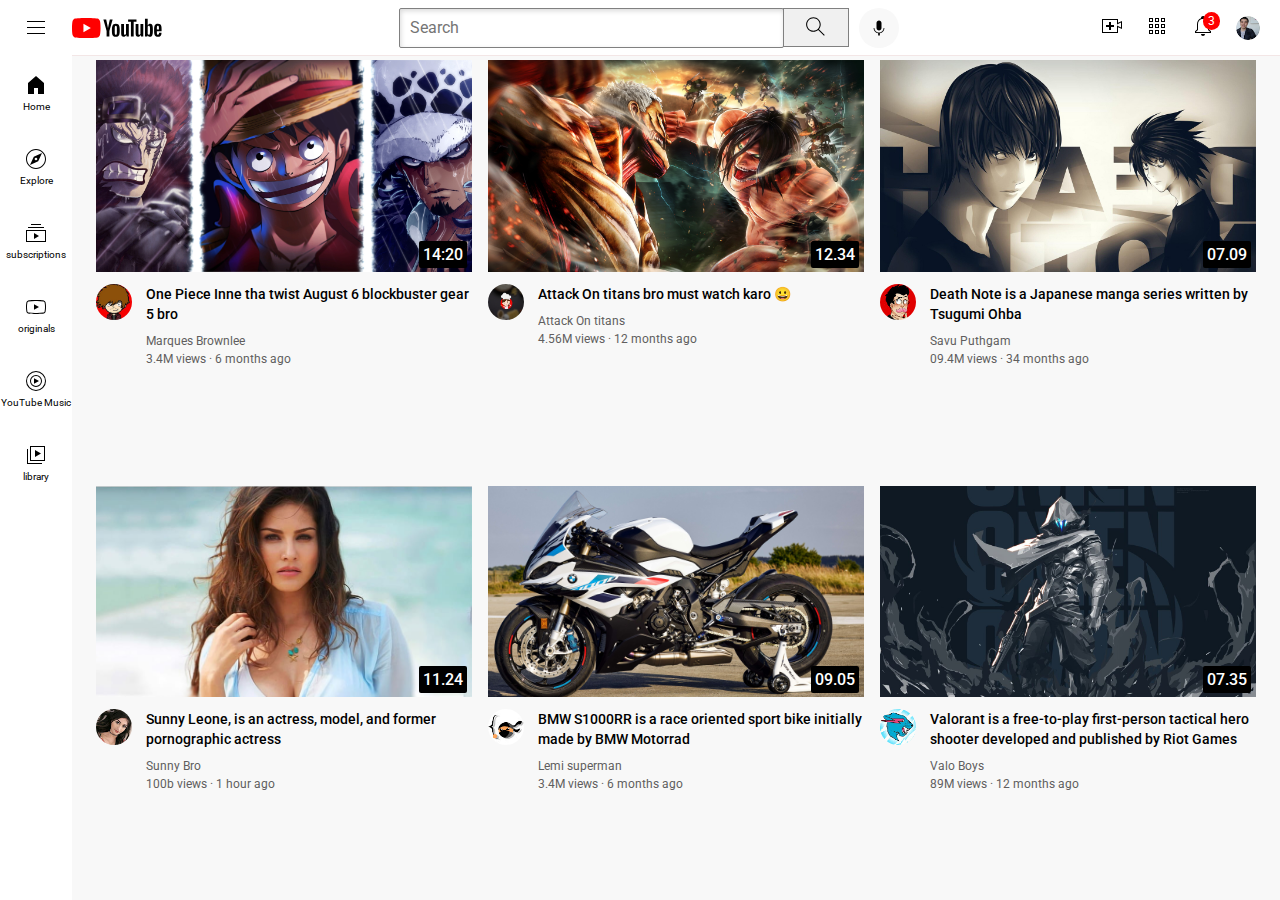
<file: index.html>
<!DOCTYPE html>
<html>
  <head>
    <title>YouTube.com Clone</title>
    <link rel="preconnect" href="https://fonts.googleapis.com">
<link rel="preconnect" href="https://fonts.gstatic.com" crossorigin>
<link href="https://fonts.googleapis.com/css2?family=Roboto:wght@400;500;700&display=swap" rel="stylesheet">
<link rel="stylesheet" href="styles/general.css"> 
<link rel="stylesheet" href="styles/header.css"> 
<link rel="stylesheet" href="styles/video.css"> 
<link rel="stylesheet" href="styles/sidebar.css">
</head>
  <body>
    <div class="header">
      <div class="left-section"><img class="hamburger-menu "src="icons/hamburger-menu.svg">
        <img class="youtube-logo" src="icons/youtube-logo.svg"></div>
      <div class="middle-section"><input class="search-bar" type="text" placeholder="Search">
      <button class="search-button" >
        <img class ="search-icon"src= "icons/search.svg">
        <div class="tooltip">search</div>
      </button >
      <button class="voice-search-button"> <img class="voice-search-icon" src=" icons/voice-search-icon.svg">
        <div class="tooltip">search with your voice</div></button>
     </div>
      <div class="right-section">
        <div class="upload-icon-container">
          <img class="upload-icon" src="icons/upload.svg">
          <div class="tooltip">Create</div>
        </div>
        <div class="ilove">
          <img  class="youtube-apps-icon" src="icons/youtube-apps.svg">
  
        </div>
       
        <div class="notification-icon-container">
          <img  class="notifications-icon" src="icons/notifications.svg">
          <div class="notification-count">3</div>
        </div>
        <img  class="current-user-picture" src="channel-pictures/my-channel.jpeg">
            </div>
    </div>
    <div class="sidebar">
<div class="sidebar-link">
  <img src="icons/home.svg">
  <div>Home</div>
</div>
<div class="sidebar-link">
  <img src="icons/explore.svg">
  <div>Explore</div>
</div>
<div class="sidebar-link">
<img src="icons/subscriptions.svg">
<div>
  subscriptions
</div>
</div>
<div class="sidebar-link">
  <img src="icons/originals.svg">
  <div>
    originals
  </div>
</div>
<div class="sidebar-link">
  <img src="icons/youtube-music.svg">
  <div>
    YouTube Music
  </div>
</div>
<div class="sidebar-link">
  <img src="icons/library.svg">
  <div>
    library
  </div>
</div>
    </div>
    <div class="video-grid">
      <div class="video-preview">
        <div class="thumbnail-row">
            <img class="thumbnail" src="thumbnails/one12.jpg">
            <div class="video-time">
              14:20
            </div>
        </div>
        <div class="video-info-grid">
          <div class="channel-pictures">
            <img class="profile-picture" src="thumbnails/download.jpg">
            
          </div> 
          <div class="video-info">
            <p class="video-title">
              One Piece Inne tha twist August 6 blockbuster 
              gear 5 bro
             </p>
             <p class="video-author">
               Marques Brownlee
             </p>
             <p class="video-stats">
               3.4M views &#183; 6 months ago
             </p>
          </div>
        </div>
    </div>
    <div class="video-preview">
      <div class="thumbnail-row">
          <img class="thumbnail" src="thumbnails/attak12.jpg">
          <div class="video-time">12.34</div>
      </div>
      <div class="video-info-grid">
        <div class="channel-pictures">
          <img class="profile-picture" src="thumbnails/maja1.jpg">
        </div> 
        <div class="video-info">
          <p class="video-title">
            Attack On titans bro must watch karo &#128512
           </p>
           <p class="video-author">
             Attack On titans
    
           </p>
           <p class="video-stats">
             4.56M views &#183; 12 months ago
           </p>
        </div>
      </div>
  </div>
  <div class="video-preview">
      <div class="thumbnail-row">
          <img class="thumbnail" src="thumbnails/death.jpg">
          <div class="video-time">07.09</div>

      </div>
      <div class="video-info-grid">
        <div class="channel-pictures">
          <img class="profile-picture" src="thumbnails/channel-2.jpeg">
        </div> 
        <div class="video-info">
          <p class="video-title">
            Death Note is a Japanese manga series written by Tsugumi Ohba
           </p>
           <p class="video-author">
             Savu Puthgam
           </p>
           <p class="video-stats">
             09.4M views &#183; 34 months ago
           </p>
        </div>
      </div>
  </div>
  <div class="video-preview">
    <div class="thumbnail-row">
        <img class="thumbnail" src="thumbnails/sunny.jpg">
        <div class="video-time">11.24</div>

    </div>
    <div class="video-info-grid">
      <div class="channel-pictures">
        <img class="profile-picture" src="thumbnails/akka.jpeg">
      </div> 
      <div class="video-info">
        <p class="video-title">
          Sunny Leone, is an actress, model, and former pornographic actress
         </p>
         <p class="video-author">
           Sunny Bro
  
         </p>
         <p class="video-stats">
           100b views &#183; 1 hour ago
         </p>
      </div>
    </div>
</div>
<div class="video-preview">
    <div class="thumbnail-row">
        <img class="thumbnail" src="thumbnails/bmw-s-1000-rr-sports-bikes-2023-5k-3840x2160-8696.jpg">
        <div class="video-time">09.05</div>
    
      </div>
    <div class="video-info-grid">
      <div class="channel-pictures">
        <img class="profile-picture" src="thumbnails/channel-5.jpeg">
      </div> 
      <div class="video-info">
        <p class="video-title">
          BMW S1000RR is a race oriented sport bike initially made by BMW Motorrad 
         </p>
         <p class="video-author">
           Lemi superman
         </p>
         <p class="video-stats">
           3.4M views &#183; 6 months ago
         </p>
      </div>
    </div>
</div>
<div class="video-preview">
  <div class="thumbnail-row">
      <img class="thumbnail" src="thumbnails/omen-valorant-4k-eh-1280x720.jpg">
  <div>
    <div class="video-time">07.35</div>

  </div>
    </div>
  <div class="video-info-grid">
    <div class="channel-pictures">
      <img class="profile-picture" src="thumbnails/channel-6.jpeg">
    </div> 
    <div class="video-info">
      <p class="video-title">
        Valorant is a free-to-play first-person tactical hero shooter developed and published by Riot Games
       </p>
       <p class="video-author">
         Valo Boys

       </p>
       <p class="video-stats">
         89M views &#183; 12 months ago
       </p>
    </div>
  </div>
</div>
    </div>
   
  </body>
</html>
</file>
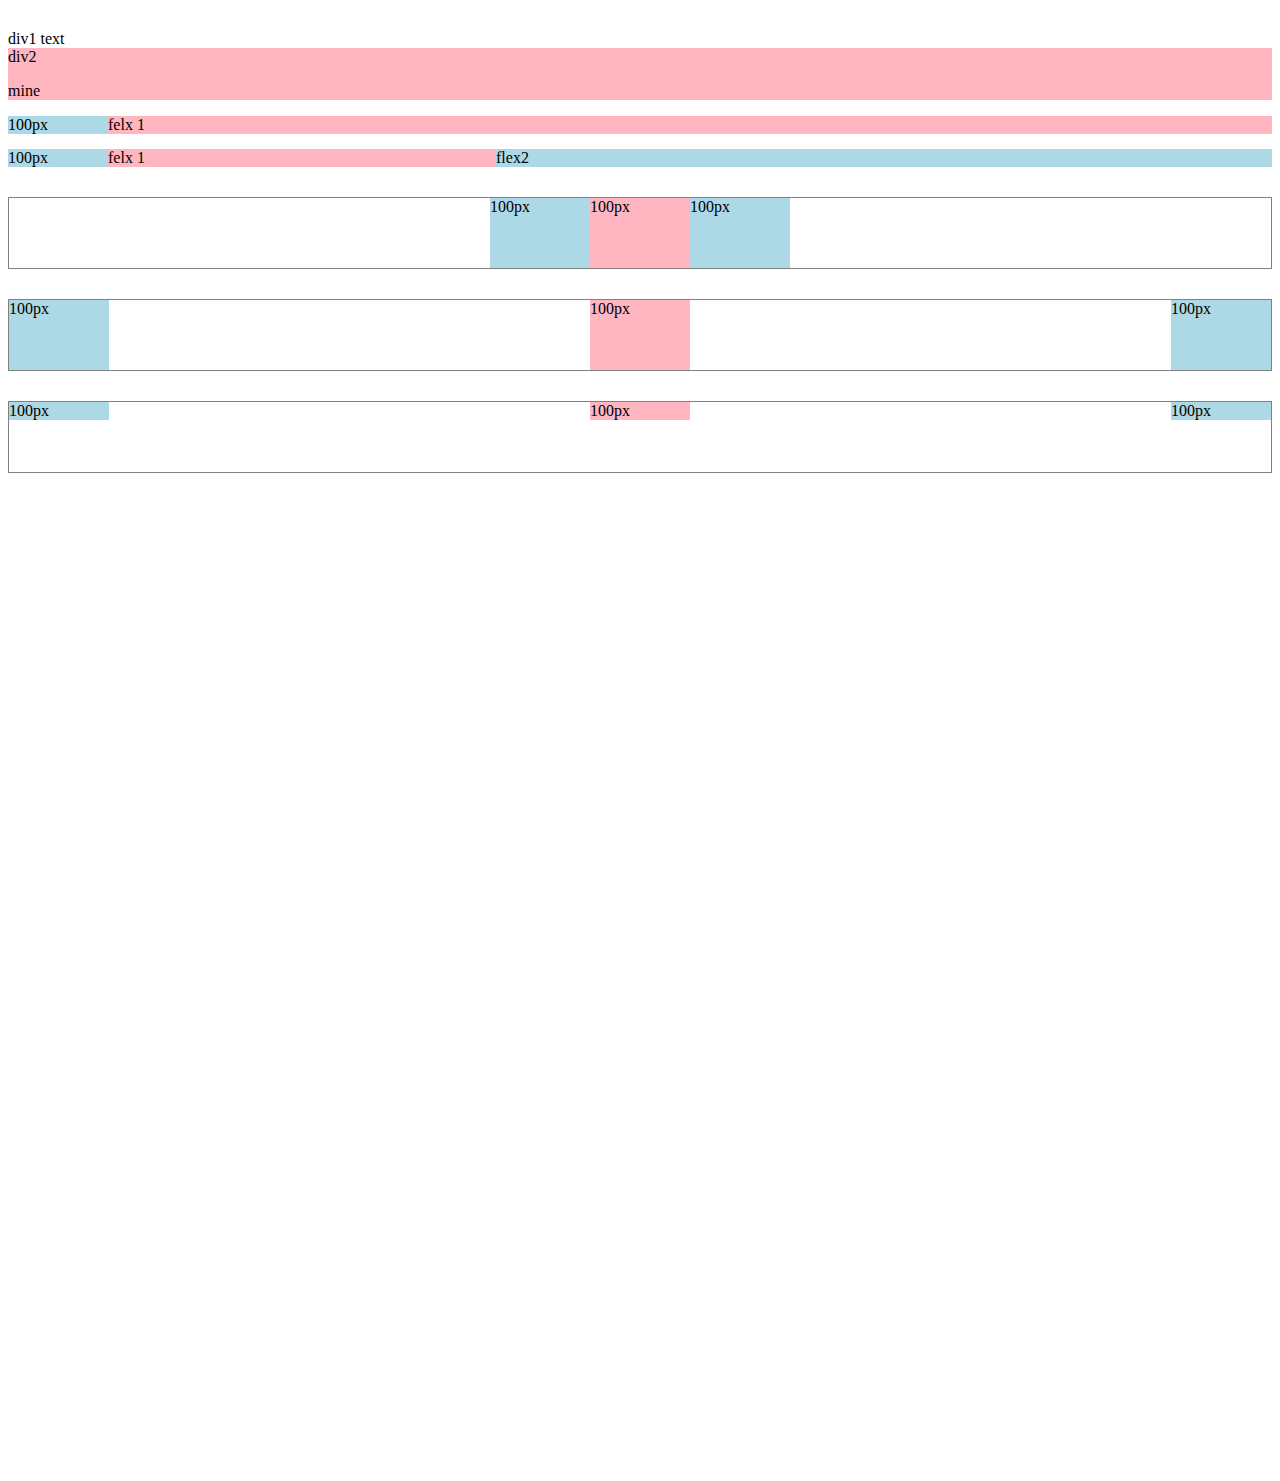
<file: flexbox.html>
<!DOCTYPE html>
<html>
    <head>
        <title>
            Flexbox Practice
        </title>
        <body
         style="padding-bottom: 1000px;">
            <div style="
            display: flex;
            margin-top: 30px;
                <div style="background-color: lightblue;">
                    div1 text
                </div>
                <div style="background-color: lightpink;">
                    div2<p>
                        mine
                    </p>
                </div>
            </div>
            <div style="
                display: flex;
                flex-direction:row;
                margin-top: 15px;">
                
                <div style="background-color: lightblue;
                width: 100px;">
                  100px
                </div>
                <div style="background-color: lightpink;
                flex: 1;">
                    felx 1
                </div>
            </div>
            <div style="
                display: flex;
                flex-direction:row;
                margin-top: 15px;">
                
                <div style="background-color: lightblue;
                width: 100px;">
                  100px
                </div>
                <div style="background-color: lightpink;
                flex: 1;">
                    felx 1
                </div>
                <div style="background-color: lightblue;
                flex :2;">
                  flex2
                </div>
            </div>
            <div style="
            display: flex;
            flex-direction:row;
            margin-top: 30px;
                height: 70px;
                border-width:1px ;
                border-style: solid;
                border-color: grey;
                display: flex;
                flex-direction:row;
                justify-content: center;"
                >

            <div style="background-color: lightblue;
            width: 100px;">
              100px
            </div>
            <div style="background-color: lightpink;
            width: 100px;">
                100px
            </div>
            <div style="background-color: lightblue;
            width: 100px;">
              100px
            </div>
          </div>
          <div style="
          display: flex;
          flex-direction:row;
          margin-top: 30px;
              height: 70px;
              border-width:1px ;
              border-style: solid;
              border-color: grey;
              display: flex;
              flex-direction:row;
              justify-content: space-between;"
              >

          <div style="background-color: lightblue;
          width: 100px;">
            100px
          </div>
          <div style="background-color: lightpink;
          width: 100px;">
              100px
          </div>
          <div style="background-color: lightblue;
          width: 100px;">
            100px
          </div>
        </div>
        <div style="
          display: flex;
          flex-direction:row;
          margin-top: 30px;
              height: 70px;
              border-width:1px ;
              border-style: solid;
              border-color: grey;
              display: flex;
              flex-direction:row;
              justify-content: space-between;
              align-items: start;"
              >

          <div style="background-color: lightblue;
          width: 100px;">
            100px
          </div>
          <div style="background-color: lightpink;
          width: 100px;">
              100px
          </div>
          <div style="background-color: lightblue;
          width: 100px;">
            100px
          </div>
        </div>
        </body>
    </head>
</html>
</file>
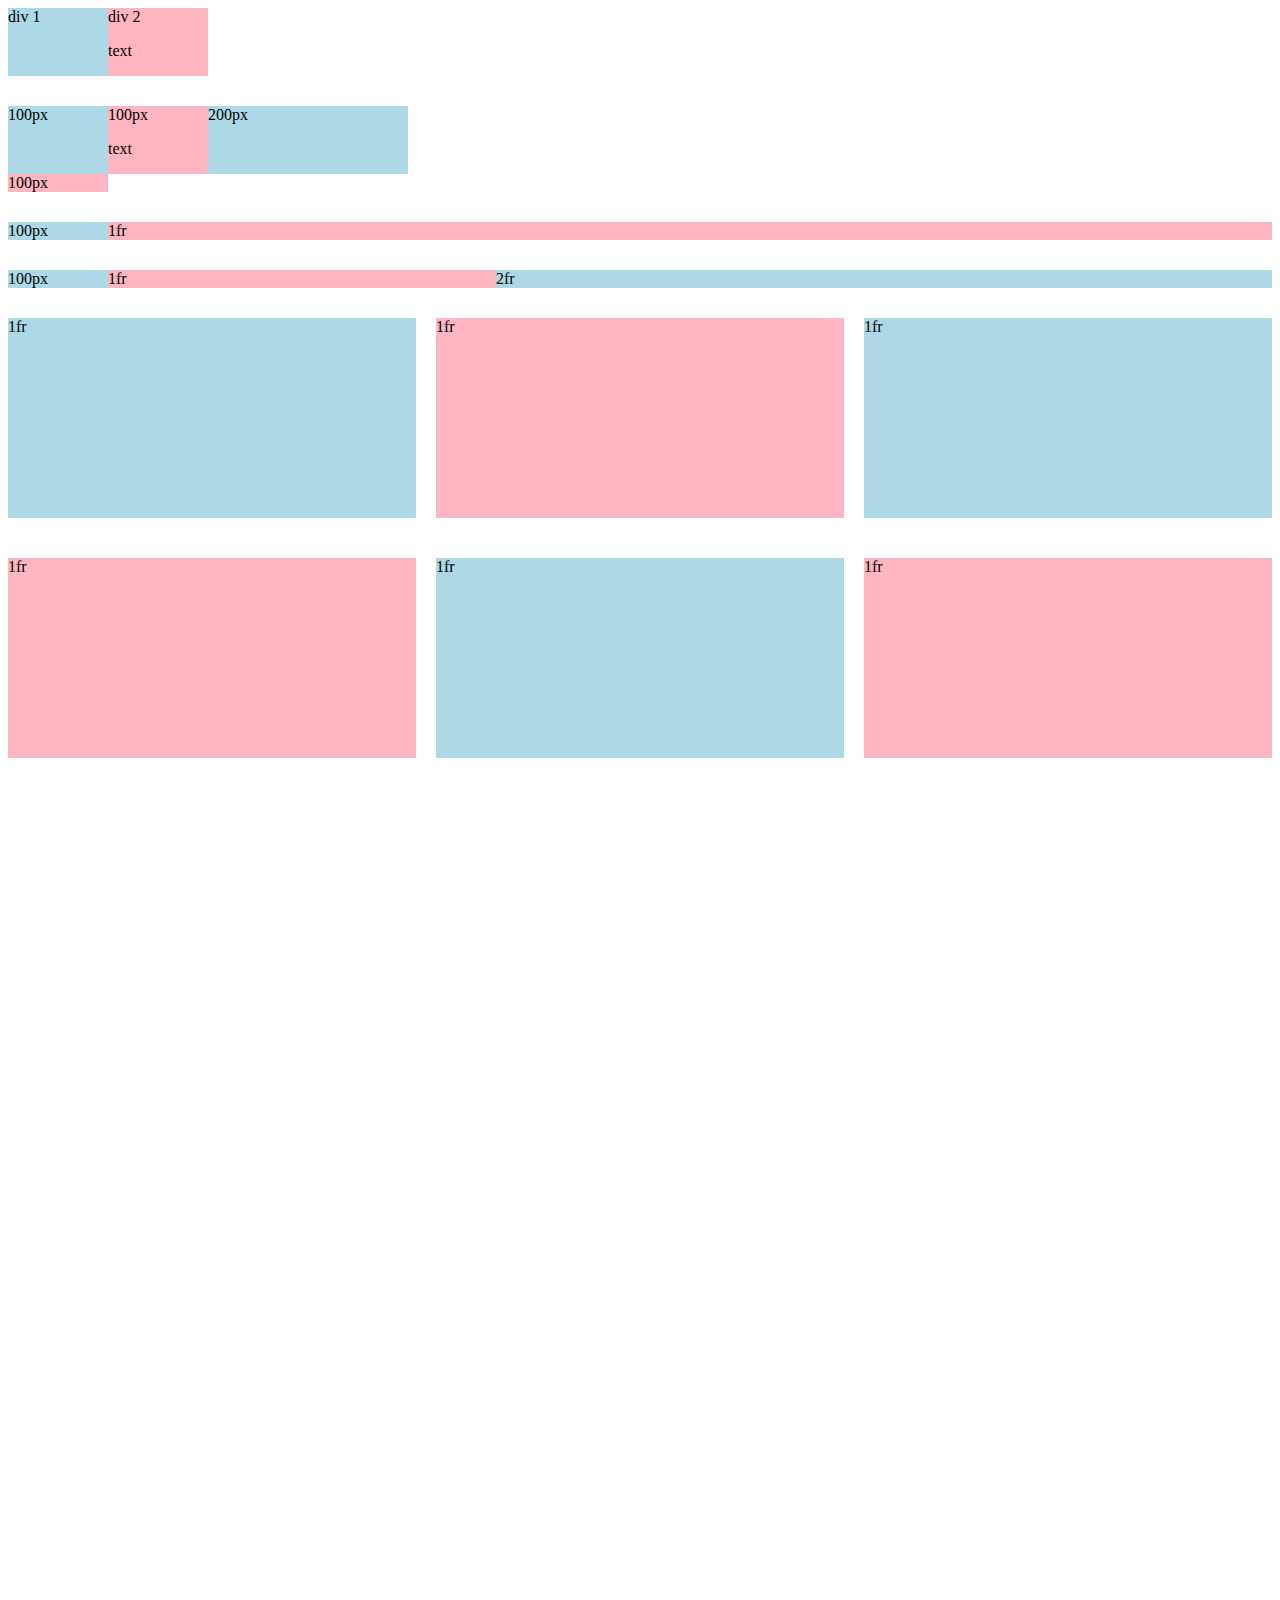
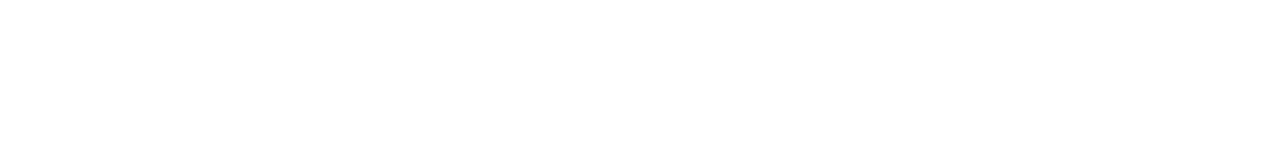
<file: grid.html>
<!DOCTYPE html>
<html>
  <head>
    <title>Grid Practice</title>
  </head>
  <body style="padding-bottom: 1000px;">
    <div style="
      display: grid;
      grid-template-columns: 100px 100px;
    ">
      <div style="background-color: lightblue;">div 1</div>
      <div style="background-color: lightpink;">div 2<p>text</p></div>
    </div>

    <div style="
      margin-top: 30px;
      display: grid;
      grid-template-columns: 100px 100px 200px;
    ">
      <div style="background-color: lightblue;">100px</div>
      <div style="background-color: lightpink;">100px<p>text</p></div>
      <div style="background-color: lightblue;">200px</div>
      <div style="background-color: lightpink;">100px</div>
    </div>

    <div style="
      margin-top: 30px;
      display: grid;
      grid-template-columns: 100px 1fr;
    ">
      <div style="background-color: lightblue;">100px</div>
      <div style="background-color: lightpink;">1fr</div>
    </div>

    <div style="
      margin-top: 30px;
      display: grid;
      grid-template-columns: 100px 1fr 2fr;
    ">
      <div style="background-color: lightblue;">100px</div>
      <div style="background-color: lightpink;">1fr</div>
      <div style="background-color: lightblue;">2fr</div>
    </div>

    <div style="
      margin-top: 30px;
      display: grid;
      grid-template-columns: 1fr 1fr 1fr;
      column-gap: 20px;
      row-gap: 40px;
    ">
      <div style="background-color: lightblue; height: 200px;">1fr</div>
      <div style="background-color: lightpink; height: 200px;">1fr</div>
      <div style="background-color: lightblue; height: 200px;">1fr</div>
      <div style="background-color: lightpink; height: 200px;">1fr</div>
      <div style="background-color: lightblue; height: 200px;">1fr</div>
      <div style="background-color: lightpink; height: 200px;">1fr</div>
    </div>
  </body>
</html>
</file>
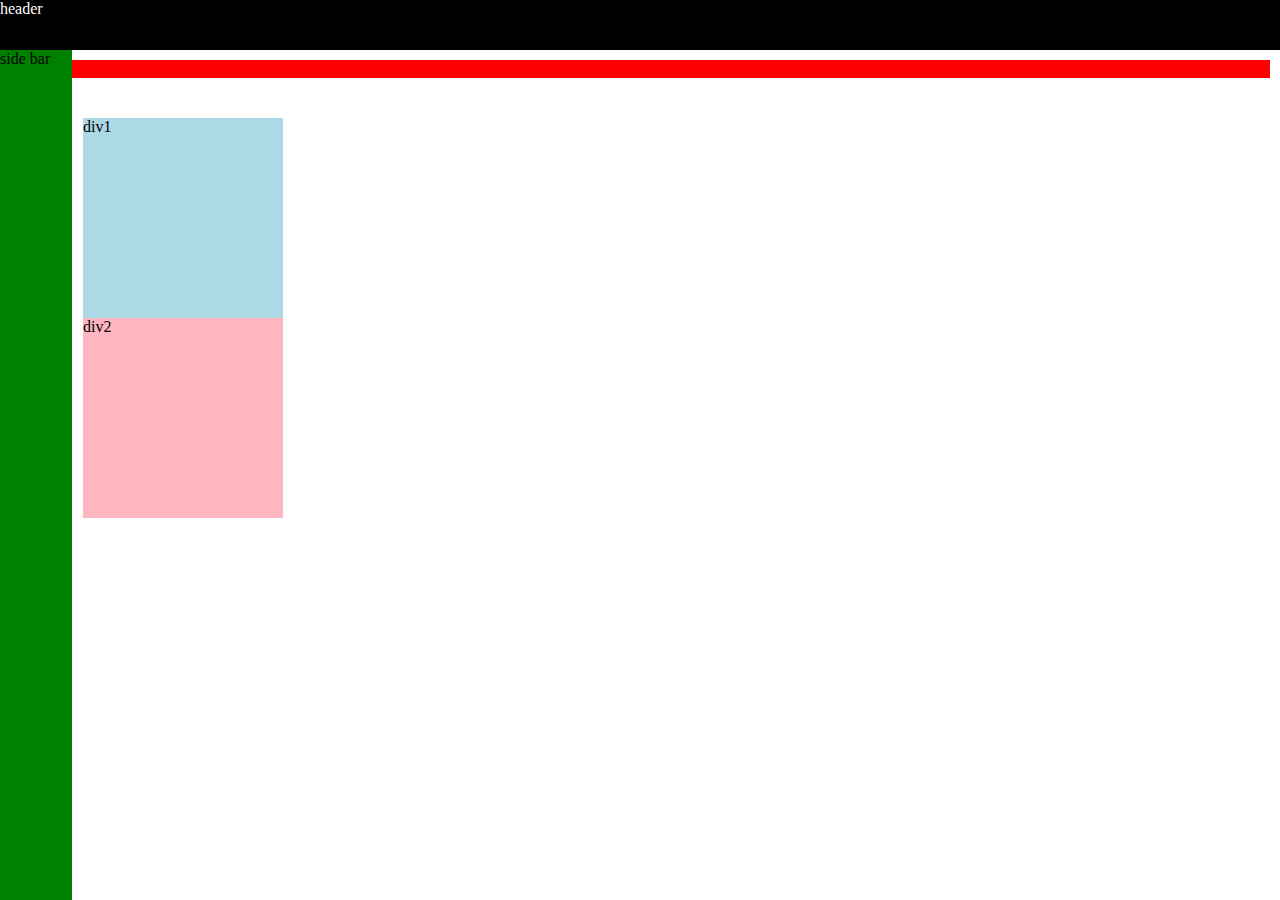
<file: position.html>
<!DOCTYPE html>
<html>
    <head>
        <title>
            position Practice
        </title>
    </head>
    <body style="height: 300px;
    padding-top: 60px;
    padding-left: 75px;"> 
        <div style="background-color: black;
        color: white;
        position: fixed; 
        top: 0;
        left: 0;
        right: 0;
        height: 50px;
        z-index: 1;
        "> header

        </div>
        <div style="position: absolute;
        background-color: red;
        color: white;
        left:0;
        top:60px;
        right: 10px;
        ">
        absolute

        
</div>
        <div style="background-color: green;
        position: fixed;
        left: 0;
        bottom: 0;
        top: 50px;
        width: 72px;
        ">
            side bar

        </div>
   
        <div style="background-color: lightblue;
        height: 200px;
        width: 200px;
        
        position: static;
        margin-top: 50px;

        ">
            div1
        </div>
        <div></div>

        <div style="background-color: lightpink;
        height: 200px;
        width: 200px;">
            div2
        </div>
    </body>
</html>
</file>
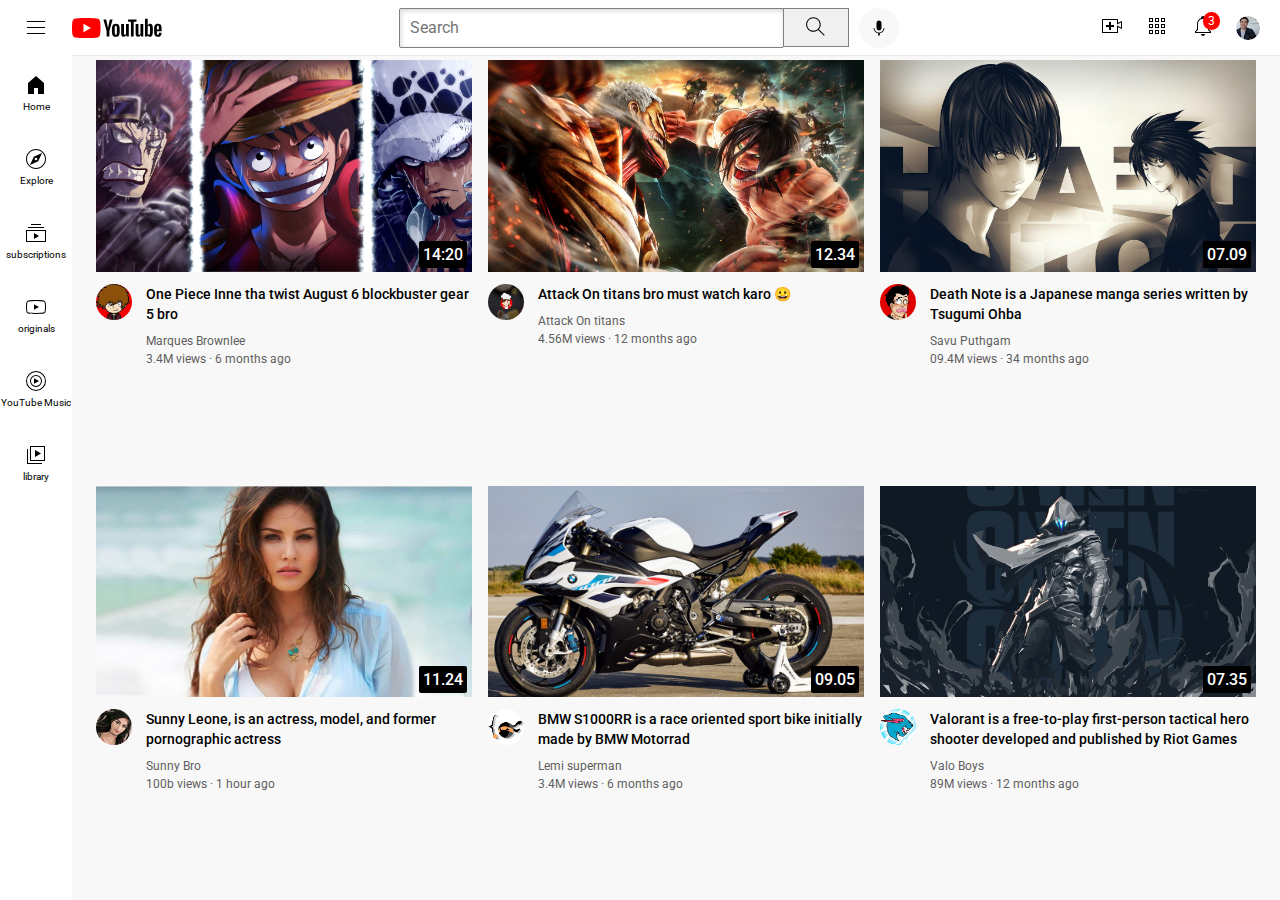
<file: youtube.html>
<!DOCTYPE html>
<html>
  <head>
    <title>YouTube.com Clone</title>
    <link rel="preconnect" href="https://fonts.googleapis.com">
<link rel="preconnect" href="https://fonts.gstatic.com" crossorigin>
<link href="https://fonts.googleapis.com/css2?family=Roboto:wght@400;500;700&display=swap" rel="stylesheet">
<link rel="stylesheet" href="styles/general.css"> 
<link rel="stylesheet" href="styles/header.css"> 
<link rel="stylesheet" href="styles/video.css"> 
<link rel="stylesheet" href="styles/sidebar.css">
</head>
  <body>
    <div class="header">
      <div class="left-section"><img class="hamburger-menu "src="icons/hamburger-menu.svg">
        <img class="youtube-logo" src="icons/youtube-logo.svg"></div>
      <div class="middle-section"><input class="search-bar" type="text" placeholder="Search">
      <button class="search-button" >
        <img class ="search-icon"src= "icons/search.svg">
        <div class="tooltip">search</div>
      </button >
      <button class="voice-search-button"> <img class="voice-search-icon" src=" icons/voice-search-icon.svg">
        <div class="tooltip">search with your voice</div></button>
     </div>
      <div class="right-section">
        <div class="upload-icon-container">
          <img class="upload-icon" src="icons/upload.svg">
          <div class="tooltip">Create</div>
        </div>
        <div class="ilove">
          <img  class="youtube-apps-icon" src="icons/youtube-apps.svg">
  
        </div>
       
        <div class="notification-icon-container">
          <img  class="notifications-icon" src="icons/notifications.svg">
          <div class="notification-count">3</div>
        </div>
        <img  class="current-user-picture" src="channel-pictures/my-channel.jpeg">
            </div>
    </div>
    <div class="sidebar">
<div class="sidebar-link">
  <img src="icons/home.svg">
  <div>Home</div>
</div>
<div class="sidebar-link">
  <img src="icons/explore.svg">
  <div>Explore</div>
</div>
<div class="sidebar-link">
<img src="icons/subscriptions.svg">
<div>
  subscriptions
</div>
</div>
<div class="sidebar-link">
  <img src="icons/originals.svg">
  <div>
    originals
  </div>
</div>
<div class="sidebar-link">
  <img src="icons/youtube-music.svg">
  <div>
    YouTube Music
  </div>
</div>
<div class="sidebar-link">
  <img src="icons/library.svg">
  <div>
    library
  </div>
</div>
    </div>
    <div class="video-grid">
      <div class="video-preview">
        <div class="thumbnail-row">
            <img class="thumbnail" src="thumbnails/one12.jpg">
            <div class="video-time">
              14:20
            </div>
        </div>
        <div class="video-info-grid">
          <div class="channel-pictures">
            <img class="profile-picture" src="thumbnails/download.jpg">
            
          </div> 
          <div class="video-info">
            <p class="video-title">
              One Piece Inne tha twist August 6 blockbuster 
              gear 5 bro
             </p>
             <p class="video-author">
               Marques Brownlee
             </p>
             <p class="video-stats">
               3.4M views &#183; 6 months ago
             </p>
          </div>
        </div>
    </div>
    <div class="video-preview">
      <div class="thumbnail-row">
          <img class="thumbnail" src="thumbnails/attak12.jpg">
          <div class="video-time">12.34</div>
      </div>
      <div class="video-info-grid">
        <div class="channel-pictures">
          <img class="profile-picture" src="thumbnails/maja1.jpg">
        </div> 
        <div class="video-info">
          <p class="video-title">
            Attack On titans bro must watch karo &#128512
           </p>
           <p class="video-author">
             Attack On titans
    
           </p>
           <p class="video-stats">
             4.56M views &#183; 12 months ago
           </p>
        </div>
      </div>
  </div>
  <div class="video-preview">
      <div class="thumbnail-row">
          <img class="thumbnail" src="thumbnails/death.jpg">
          <div class="video-time">07.09</div>

      </div>
      <div class="video-info-grid">
        <div class="channel-pictures">
          <img class="profile-picture" src="thumbnails/channel-2.jpeg">
        </div> 
        <div class="video-info">
          <p class="video-title">
            Death Note is a Japanese manga series written by Tsugumi Ohba
           </p>
           <p class="video-author">
             Savu Puthgam
           </p>
           <p class="video-stats">
             09.4M views &#183; 34 months ago
           </p>
        </div>
      </div>
  </div>
  <div class="video-preview">
    <div class="thumbnail-row">
        <img class="thumbnail" src="thumbnails/sunny.jpg">
        <div class="video-time">11.24</div>

    </div>
    <div class="video-info-grid">
      <div class="channel-pictures">
        <img class="profile-picture" src="thumbnails/akka.jpeg">
      </div> 
      <div class="video-info">
        <p class="video-title">
          Sunny Leone, is an actress, model, and former pornographic actress
         </p>
         <p class="video-author">
           Sunny Bro
  
         </p>
         <p class="video-stats">
           100b views &#183; 1 hour ago
         </p>
      </div>
    </div>
</div>
<div class="video-preview">
    <div class="thumbnail-row">
        <img class="thumbnail" src="thumbnails/bmw-s-1000-rr-sports-bikes-2023-5k-3840x2160-8696.jpg">
        <div class="video-time">09.05</div>
    
      </div>
    <div class="video-info-grid">
      <div class="channel-pictures">
        <img class="profile-picture" src="thumbnails/channel-5.jpeg">
      </div> 
      <div class="video-info">
        <p class="video-title">
          BMW S1000RR is a race oriented sport bike initially made by BMW Motorrad 
         </p>
         <p class="video-author">
           Lemi superman
         </p>
         <p class="video-stats">
           3.4M views &#183; 6 months ago
         </p>
      </div>
    </div>
</div>
<div class="video-preview">
  <div class="thumbnail-row">
      <img class="thumbnail" src="thumbnails/omen-valorant-4k-eh-1280x720.jpg">
  <div>
    <div class="video-time">07.35</div>

  </div>
    </div>
  <div class="video-info-grid">
    <div class="channel-pictures">
      <img class="profile-picture" src="thumbnails/channel-6.jpeg">
    </div> 
    <div class="video-info">
      <p class="video-title">
        Valorant is a free-to-play first-person tactical hero shooter developed and published by Riot Games
       </p>
       <p class="video-author">
         Valo Boys

       </p>
       <p class="video-stats">
         89M views &#183; 12 months ago
       </p>
    </div>
  </div>
</div>
    </div>
   
  </body>
</html>
</file>
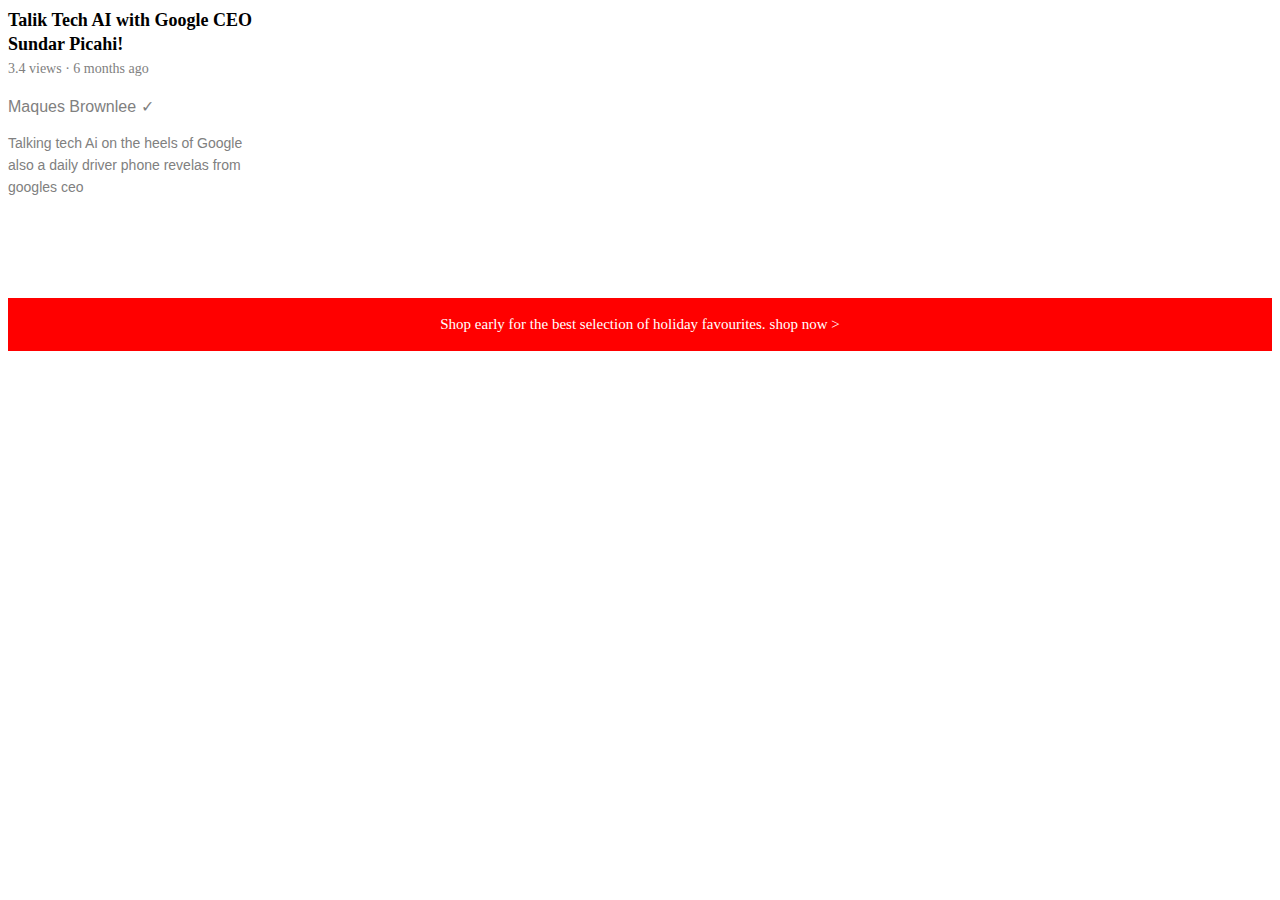
<file: intro-to-html/text.html>
<!DOCTYPE>
<html>
    <head> 
        <title>lemipage</title>
        <link rel="preconnect" href="https://fonts.googleapis.com">
<link rel="preconnect" href="https://fonts.gstatic.com" crossorigin>
<link href="https://fonts.googleapis.com/css2?family=Roboto:wght@400;700&display=swap" rel="stylesheet">

 <link rel="stylesheet" href="text.css">
    </head>
    <body>
       
            <p class="video-title"> Talik Tech
                 AI with Google CEO Sundar Picahi!</p>
                 <p class="starts">3.4 views &#183 6 months ago</p>
                    <p class="starts1"> Maques Brownlee &#10003</p>
                    <p class="starts2">
                        Talking tech Ai on the heels of Google also a daily driver phone revelas from googles ceo 
                    </p>
                    <P class="apple">Shop early for the best selection of holiday favourites.<span class="exp">shop now </span>&gt;</P>
    </body>
</html>
</file>
<file: styles/general.css>
p {
    font-family: roboto,arial;
    margin-top: 0;
    margin-bottom:80px;
      
    }
    body
    {
        margin: 0;
        padding-top: 60px;
        padding-left:96px;
        padding-right: 24px;
        background-color: rgb(248, 248, 248);
    }
</file>
<file: styles/header.css>
.header
{
    height: 55px;
    display: flex;
    flex-direction: row;
    justify-content: space-between;
    position: fixed;
    top: 0;
    left: 0;
    right: 0;

    z-index: 100;
    background-color:white;
    border-bottom-width: 1px;
    border-bottom-style: solid;
    border-bottom-color: rgb(243, 230, 230);
}
.left-section
{

    display: flex;
    align-items: center;
    
}
.hamburger-menu
{
    height: 24px;
    margin-left: 24px;
    margin-right: 24px;
}
.youtube-logo
{
    height: 20px;
}
.middle-section
{
    flex:1;
    margin-left: 70px;
    margin-right: 35px;
    max-width: 500px;
    align-items: center;
    display: flex;
}
.search-bar
{
    flex:1;
    height: 36px;
    padding-left:10px ;
    font-size: 16px;
    border-width: 1px;
    border-style: solid;
    border-color: gray;
    border-radius: 2px;
    box-shadow: inset 1px 2px 5px rgba(0,0,0,0.15);
    width: 0;
}
.search-bar::placeholder
{
    font-family: roboto,Arial;
    font-size: 16px;

}
.search-button
{
    height: 39px;
    width: 66px;
    background-color:rgb(240, 240, 240) ;
    border-width:1px ;
    border-style: solid;
    border-color: gray;
    margin-left: -1px;
    margin-right: 10px;
    

}
.search-button,
.voice-search-button,
.upload-icon-container
.
{
    position: relative;
    display: flex;
    justify-content: center;
    align-items: center;
}
.search-button .tooltip,
.voice-search-button .tooltip,
.upload-icon-container .tooltip,
.youtube-apps-container .tooltip
{
    font-family: Roboto,Arial;
    position:absolute;
    background-color: gray;
    color:white;
    padding-top: 4px;
    padding-bottom: 4px;
    padding-left:8px;
    padding-right: 8px;
    border-radius: 2px;
    font-size: 12px;
    bottom: -30px;
    opacity: 0;
    transition: opacity 0.15s;
    pointer-events: none;
    white-space: nowrap;
}
.search-button:hover .tooltip,
.voice-search-button:hover .tooltip,
.upload-icon-container:hover .tooltip,
.youtube-apps-container:hover .tooltip
{
    opacity: 1;
}
.search-icon
{
    height: 25px;
   
}
.voice-search-button
{
    height: 40px;
    width: 40px;
    border-radius: 20px;
    border: none;
    background-color: rgb(248, 248, 248);
}
.voice-search-icon
{
    height: 20px;
    margin-top: 4px;
    
}
.right-section
{

    width: 180px;
    display: flex;
    align-items: center;
    justify-content: space-between;
    flex-shrink: 0;
}
.upload-icon
{
    height: 24px;
}
.youtube-apps-icon
{
    height: 24px;
}
.notifications-icon
{
    height: 24px;
}
.notification-icon-container
{
    position: relative;
}
.notification-count
{
    position: absolute;
    top:-2px;
    right: -5px;
    background-color: red;
    color: white;
    font-family: Roboto,Arial;
    font-size: 12px;
    padding-left: 5px;
    padding-right: 5px;
    padding-top: 2px;
    padding-bottom: 2px;
    border-radius: 10px;

}
.current-user-picture
{
    height: 24px;
    border-radius: 16px;
    margin-right: 20px;
}
</file>
<file: styles/video.css>
.thumbnail {
      width:100%;
      
    }



 
    .video-preview
    {
    }
   .video-info
   {

   }
   .video-info-grid{
    display:grid;
    grid-template-columns: 50px 1fr;
   }
   .channel-pictures
   { 
      
  
   }
   .profile-picture
   {
    width:36px;
    border-radius: 50px;
   }
   .video-title   
   {
    margin-top: 0;
    font-weight:500;
    font-size: 14px;
    line-height: 20px;
    margin-bottom: 10px;
   }
   .thumbnail-row
   {
    margin-bottom:8px;
    position: relative;
   }
   .video-author,.video-stats
   {

    font-size:12px;
    color: rgb(96, 94, 94);
 }
 .video-author
 {
  margin-bottom: 4px;
 } 
 .video-grid
 {
  display: grid;
  grid-template-columns: 1fr 1fr 1fr;
  column-gap: 16px;
  row-gap: 40px;

 }
 @media (max-width:750px)
 {
  .video-grid
  {
    grid-template-columns: 1fr 1fr;
  }
  
 }

 .video-time
 {
  font-family: Roboto,Arial;
  background-color: black;
  font-weight: 500;
  color:white;
  position:absolute;
  bottom: 8px;
  right:5px ;
  padding-left: 4px;
  padding-right: 4px;
  padding-bottom: 4px;
  padding-top: 4px;
  border-radius: 2px;
 
 }
</file>
<file: styles/sidebar.css>
.sidebar
{
    position: fixed;
    left: 0;
    bottom: 0;
    top:55px;
    background-color: white;
    width: 72px;
    z-index: 200;
    padding: top 5px;;
}
.sidebar-link
{
    height: 74px;
    display: flex;
    justify-content: center;
    align-items: center;
    flex-direction: column;
    cursor: pointer;

}
.sidebar-link:hover{
    background-color: rgb(234, 235, 235)
    ;
}
.sidebar-link img{
height: 24px;
margin-bottom: 4px;
}
.sidebar-link div{
    font-family: Roboto,arial;
    font-size: 10px;

}
</file>
<file: intro-to-html/text.css>
<style>
p{
    font-family:Roboto;
}

.video-title
{
   font-weight: bold;
   font-size:18px;
   width: 300px;
   line-height: 24px;
   margin-bottom: 5px;

}
.starts
{
    font-size:14px;
    color:gray;
   margin-top: 0px;
   margin-bottom: 0;

}
.starts1
{
    font-family: arial;
    font: size 14px;
    color:gray;
    margin-top: 20px;
}
.starts2{
    font-family: arial;
    font-size:14px;
    color: gray;
    width: 250px;
    line-height: 22px;
    margin-bottom:100px;
}
.apple
{
    margin-bottom: 50px;
    font-size: 15px;
    background-color: red;
    padding-top: 1;
    color: white;
    text-align: center;
    padding-top: 18px;
    padding-bottom: 18px;
    
}
.exp:hover{
text-decoration: underline;
cursor: pointer;
}
.exp{
    margin-left: 4px;
}

</style>
</file>
